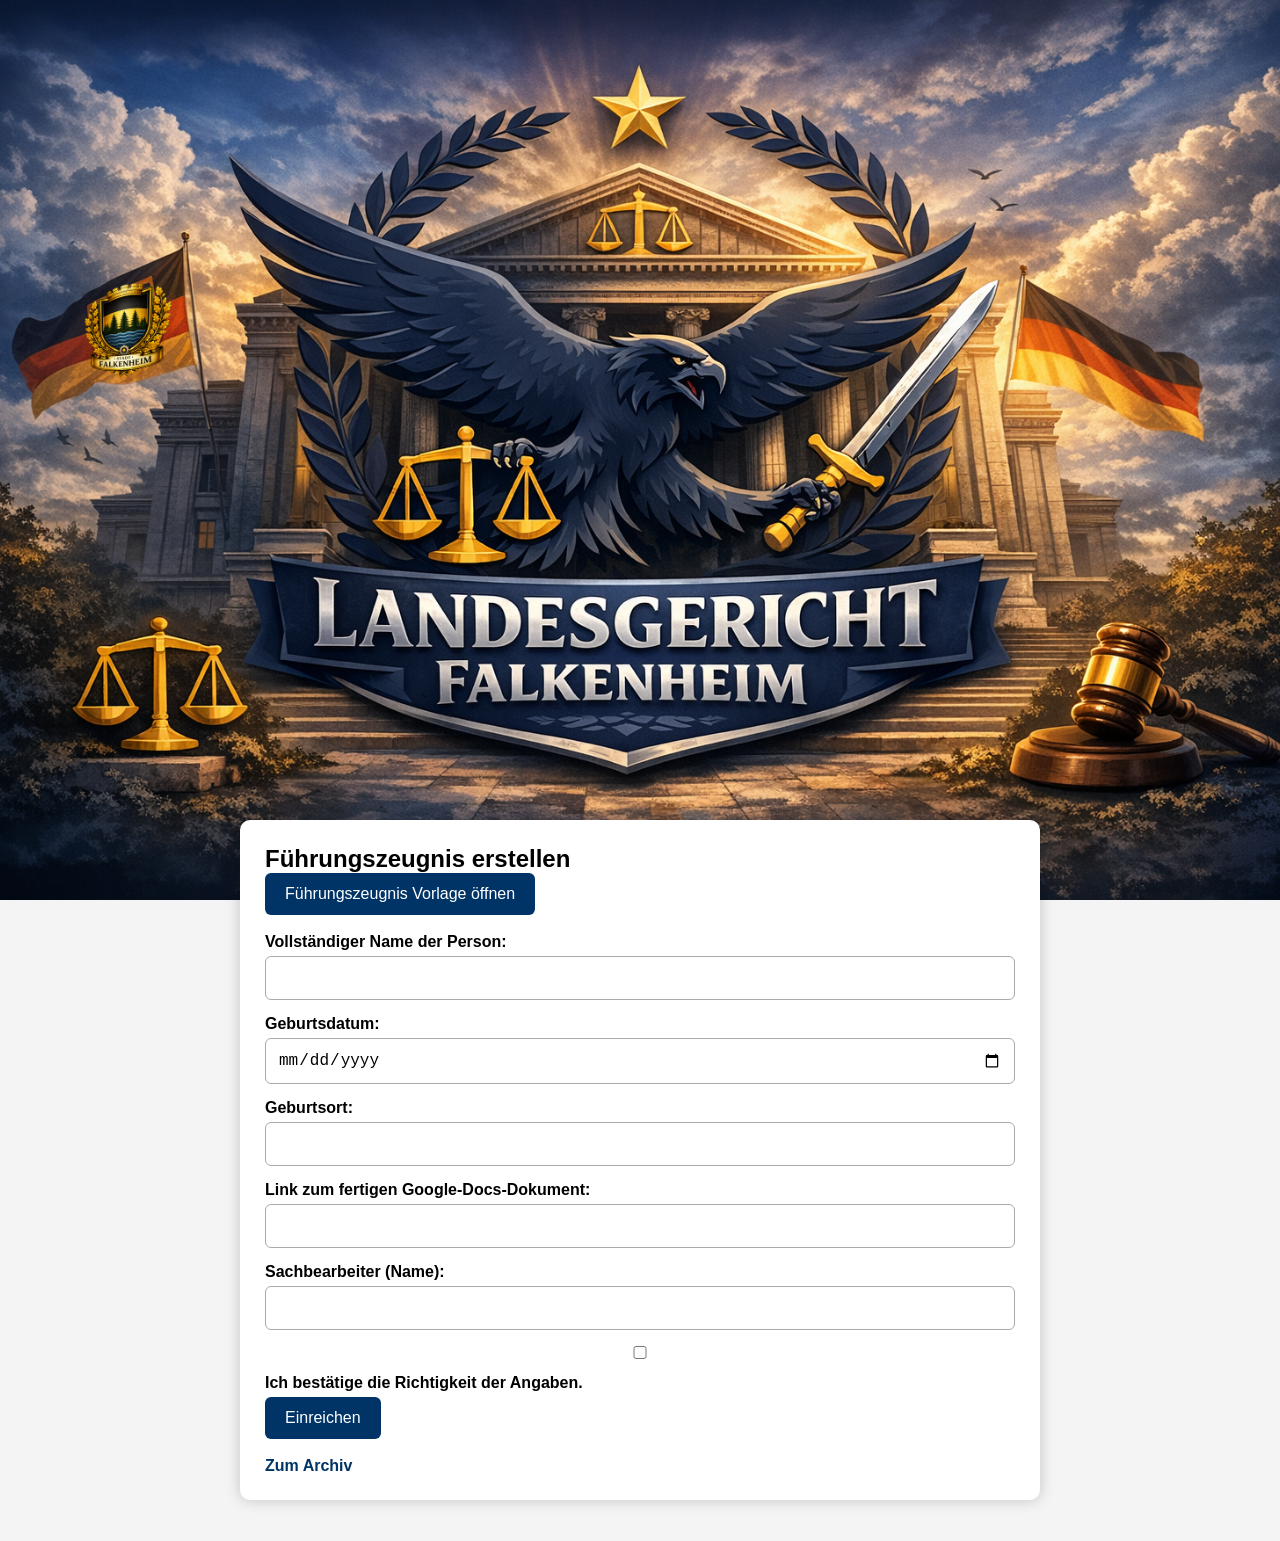
<file: index.html>
<!DOCTYPE html>
<html lang="de">
<head>
<meta charset="UTF-8">
<title>Führungszeugnis – Landesgericht Falkenheim</title>
<link rel="stylesheet" href="style.css">
<script src="script.js" defer></script>
</head>
<body>

<header></header>

<div class="container">
<h2>Führungszeugnis erstellen</h2>

<button onclick="window.open('https://docs.google.com/document/d/1iESr2CW65Nz0FEL_Asy7are_bjD-GGBrAPw3g424YIw/edit?usp=sharing','_blank')">
    Führungszeugnis Vorlage öffnen
</button>

<br><br>

<form id="fzForm">
    <label>Vollständiger Name der Person:</label>
    <input name="name" required>

    <label>Geburtsdatum:</label>
    <input type="date" name="geburtsdatum" required>

    <label>Geburtsort:</label>
    <input name="geburtsort" required>

    <label>Link zum fertigen Google‑Docs‑Dokument:</label>
    <input name="dokumentlink" required>

    <label>Sachbearbeiter (Name):</label>
    <input name="sachbearbeiter" required>

    <label>
        <input type="checkbox" id="agree" required>
        Ich bestätige die Richtigkeit der Angaben.
    </label>

    <button type="submit">Einreichen</button>
</form>

<br>
<a href="archiv.html">Zum Archiv</a>

</div>
</body>
</html>
</file>
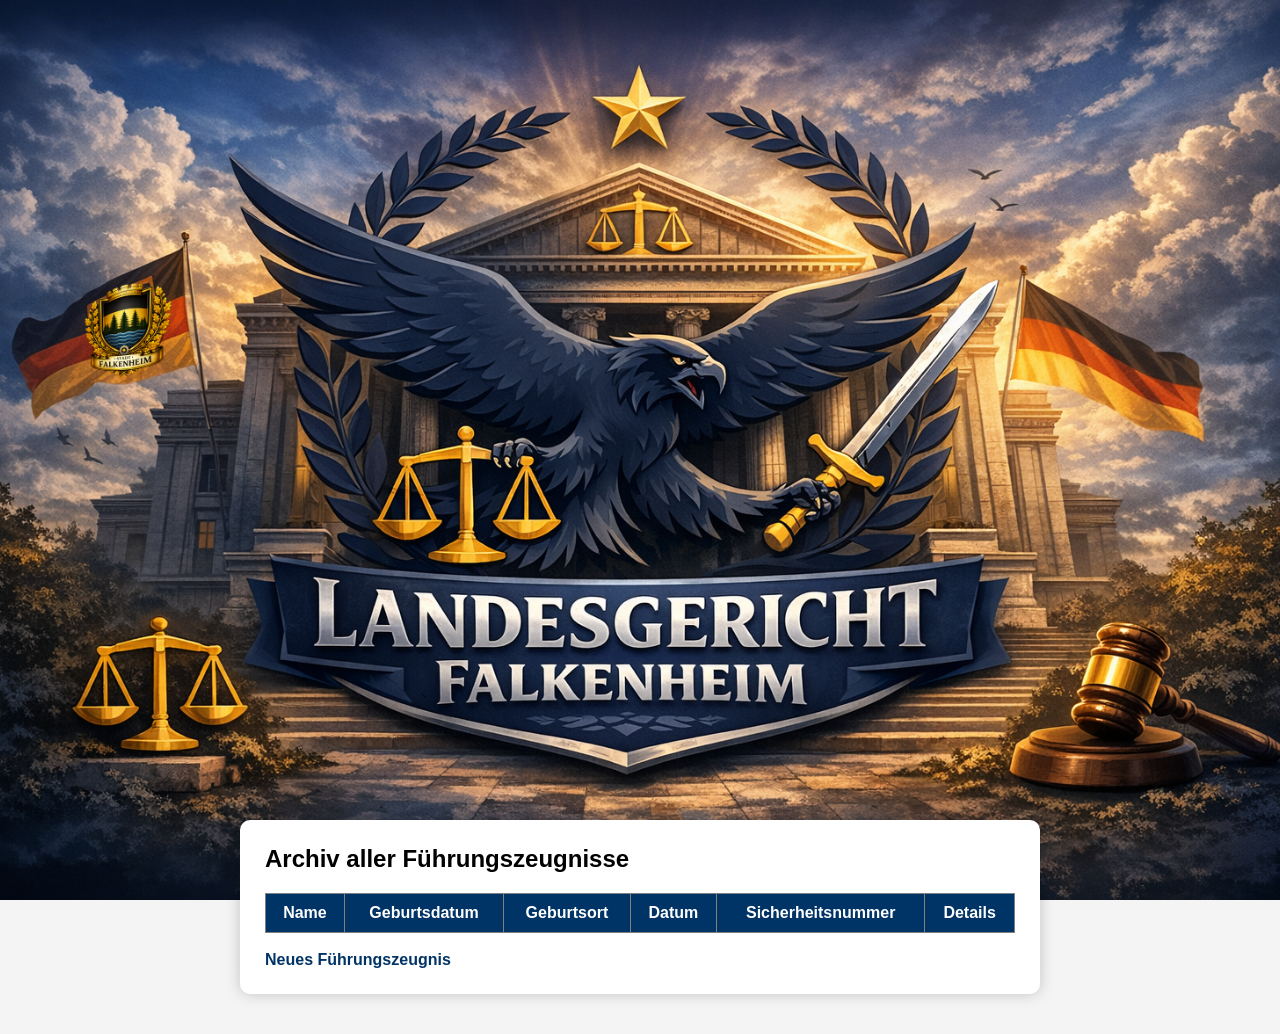
<file: archiv.html>
<!DOCTYPE html>
<html lang="de">
<head>
<meta charset="UTF-8">
<title>Archiv – Landesgericht Falkenheim</title>
<link rel="stylesheet" href="style.css">
<script src="script.js" defer></script>
</head>
<body>

<header></header>

<div class="container">
<h2>Archiv aller Führungszeugnisse</h2>

<table id="archivTable" border="1" cellpadding="8" style="width:100%;">
    <tr>
        <th>Name</th>
        <th>Geburtsdatum</th>
        <th>Geburtsort</th>
        <th>Datum</th>
        <th>Sicherheitsnummer</th>
        <th>Details</th>
    </tr>
</table>

<br>
<a href="index.html">Neues Führungszeugnis</a>

</div>

<script>
document.addEventListener("DOMContentLoaded", async () => {
    const archiv = await loadArchiv();
    const table = document.getElementById("archivTable");

    archiv.forEach(entry => {
        const row = document.createElement("tr");
        row.innerHTML = `
            <td>${entry.name}</td>
            <td>${entry.geburtsdatum}</td>
            <td>${entry.geburtsort}</td>
            <td>${entry.datum}</td>
            <td>${entry.sicherheitsnummer_hex}</td>
            <td><a href="person.html?id=${entry.id}">Öffnen</a></td>
        `;
        table.appendChild(row);
    });
});
</script>

</body>
</html>
</file>
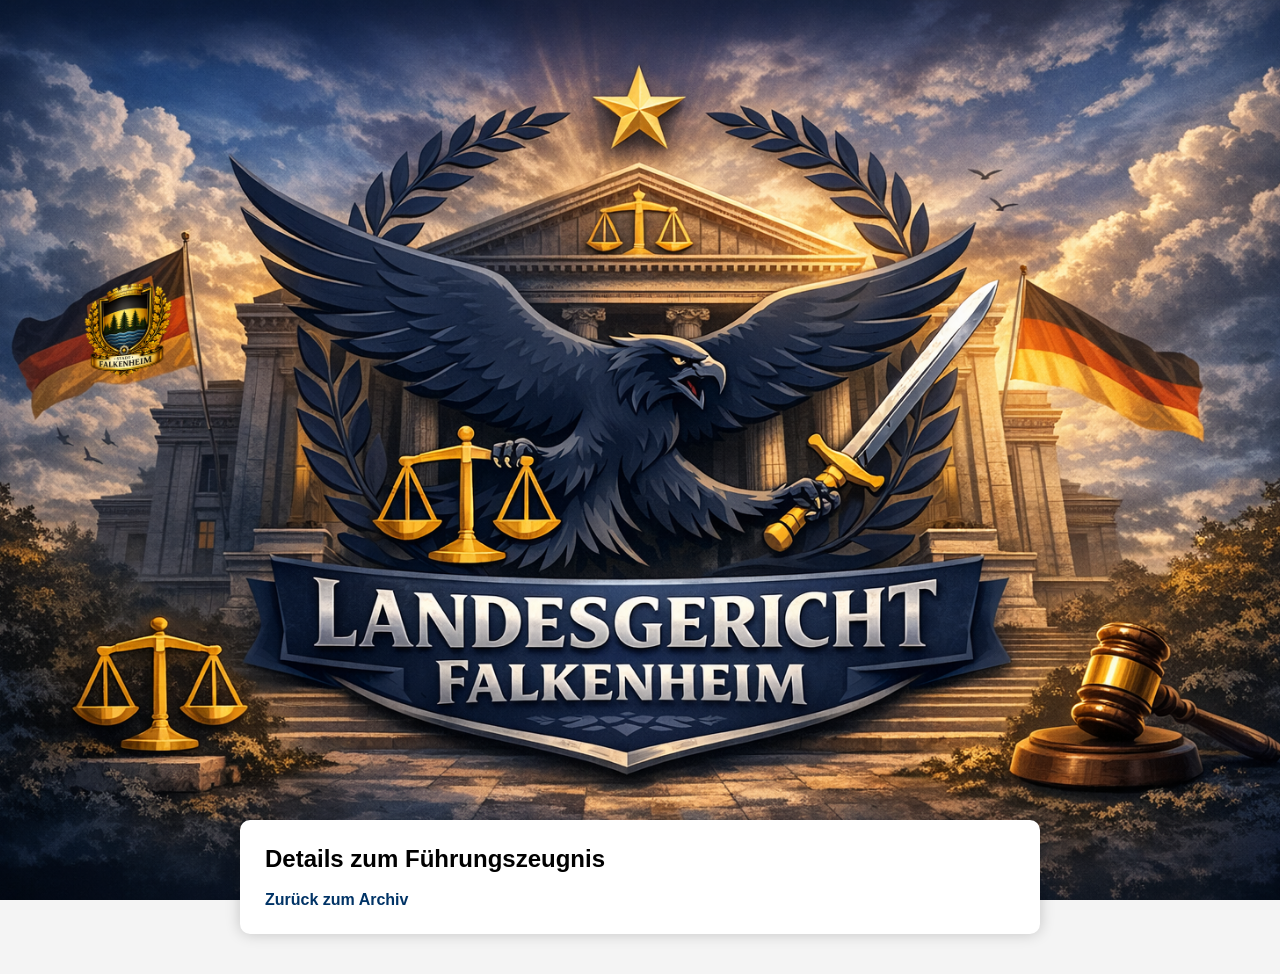
<file: person.html>
<!DOCTYPE html>
<html lang="de">
<head>
<meta charset="UTF-8">
<title>Personendetails</title>
<link rel="stylesheet" href="style.css">
<script src="script.js" defer></script>
</head>
<body>

<header></header>

<div class="container">
<h2>Details zum Führungszeugnis</h2>

<div id="details"></div>

<br>
<a href="archiv.html">Zurück zum Archiv</a>

</div>

<script>
document.addEventListener("DOMContentLoaded", async () => {
    const params = new URLSearchParams(window.location.search);
    const id = Number(params.get("id"));

    const archiv = await loadArchiv();
    const entry = archiv.find(e => e.id === id);

    const div = document.getElementById("details");

    if (!entry) {
        div.innerHTML = "<p>Eintrag nicht gefunden.</p>";
        return;
    }

    div.innerHTML = `
        <p><strong>Name:</strong> ${entry.name}</p>
        <p><strong>Geburtsdatum:</strong> ${entry.geburtsdatum}</p>
        <p><strong>Geburtsort:</strong> ${entry.geburtsort}</p>
        <p><strong>Datum:</strong> ${entry.datum}</p>
        <p><strong>Sicherheitsnummer (Hex):</strong> ${entry.sicherheitsnummer_hex}</p>
        <p><strong>Dokument:</strong> <a href="${entry.dokumentlink}" target="_blank">Öffnen</a></p>
        <p><strong>Sachbearbeiter:</strong> ${entry.sachbearbeiter}</p>
    `;
});
</script>

</body>
</html>
</file>
<file: style.css>
/* --- GLOBAL --- */
* {
    margin: 0;
    padding: 0;
    box-sizing: border-box;
}

body {
    font-family: Arial, sans-serif;
    background: #f4f4f4;
    color: #000;
}

/* --- BANNER / HEADER --- */
header {
    width: 100%;
    height: 100vh; /* Banner über die ganze Seite */
    background: url('Banner_landesgericht.png') no-repeat center center fixed;
    background-size: cover;
    display: flex;
    align-items: flex-end;
    justify-content: center;
    padding-bottom: 40px;
}

/* Optionaler Titel im Banner */
header h1 {
    color: white;
    font-size: 48px;
    text-shadow: 0 0 10px rgba(0,0,0,0.7);
}

/* --- CONTENT CONTAINER --- */
.container {
    width: 90%;
    max-width: 800px;
    margin: -80px auto 40px auto; /* zieht den Container leicht ins Banner rein */
    background: white;
    padding: 25px;
    border-radius: 10px;
    box-shadow: 0 0 15px rgba(0,0,0,0.2);
}

/* --- FORM ELEMENTE --- */
input, textarea {
    width: 100%;
    padding: 12px;
    margin-bottom: 15px;
    border: 1px solid #aaa;
    border-radius: 6px;
    font-size: 16px;
}

label {
    font-weight: bold;
    margin-bottom: 5px;
    display: block;
}

button {
    padding: 12px 20px;
    background: #003366;
    color: white;
    border: none;
    border-radius: 6px;
    cursor: pointer;
    font-size: 16px;
}

button:hover {
    background: #002244;
}

/* --- LINKS --- */
a {
    color: #003366;
    font-weight: bold;
    text-decoration: none;
}

a:hover {
    text-decoration: underline;
}

/* --- TABLE (Archiv) --- */
table {
    width: 100%;
    border-collapse: collapse;
    margin-top: 20px;
}

table th {
    background: #003366;
    color: white;
    padding: 10px;
}

table td {
    padding: 10px;
    border-bottom: 1px solid #ccc;
}
</file>
